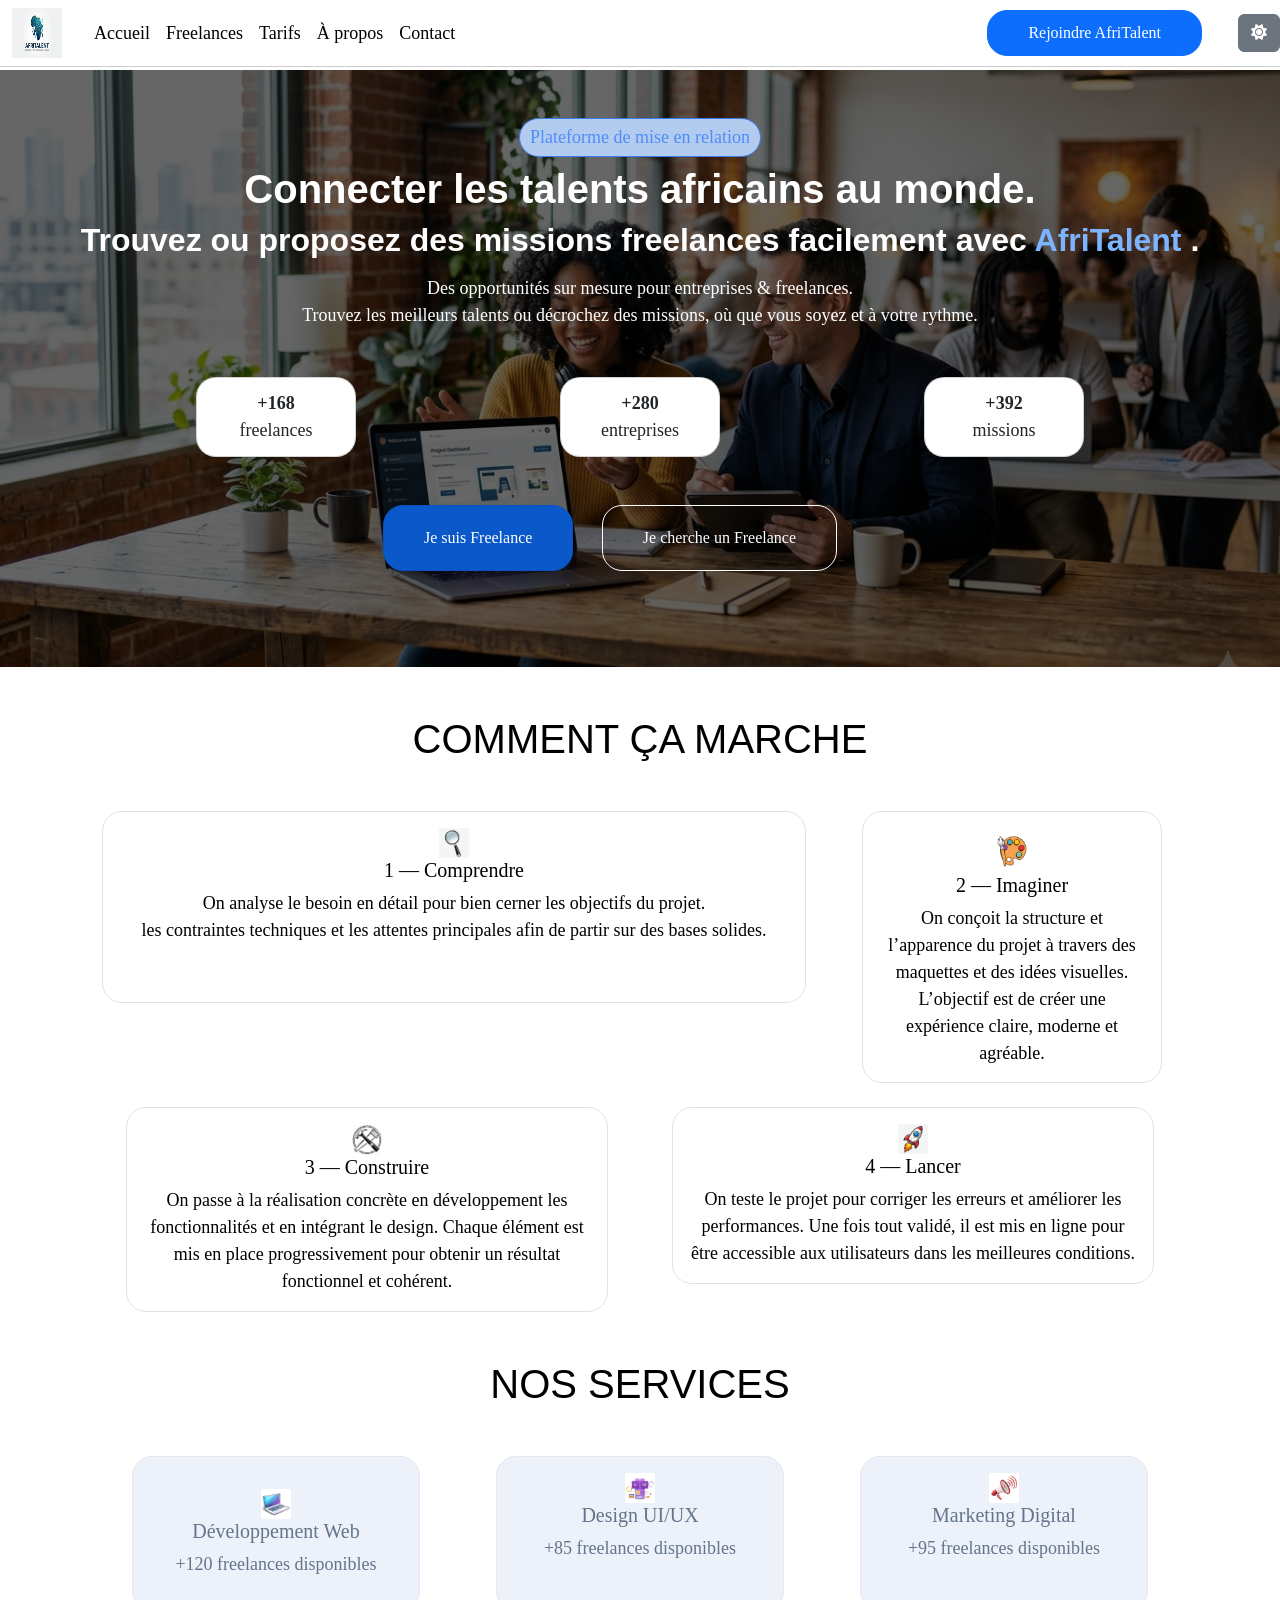
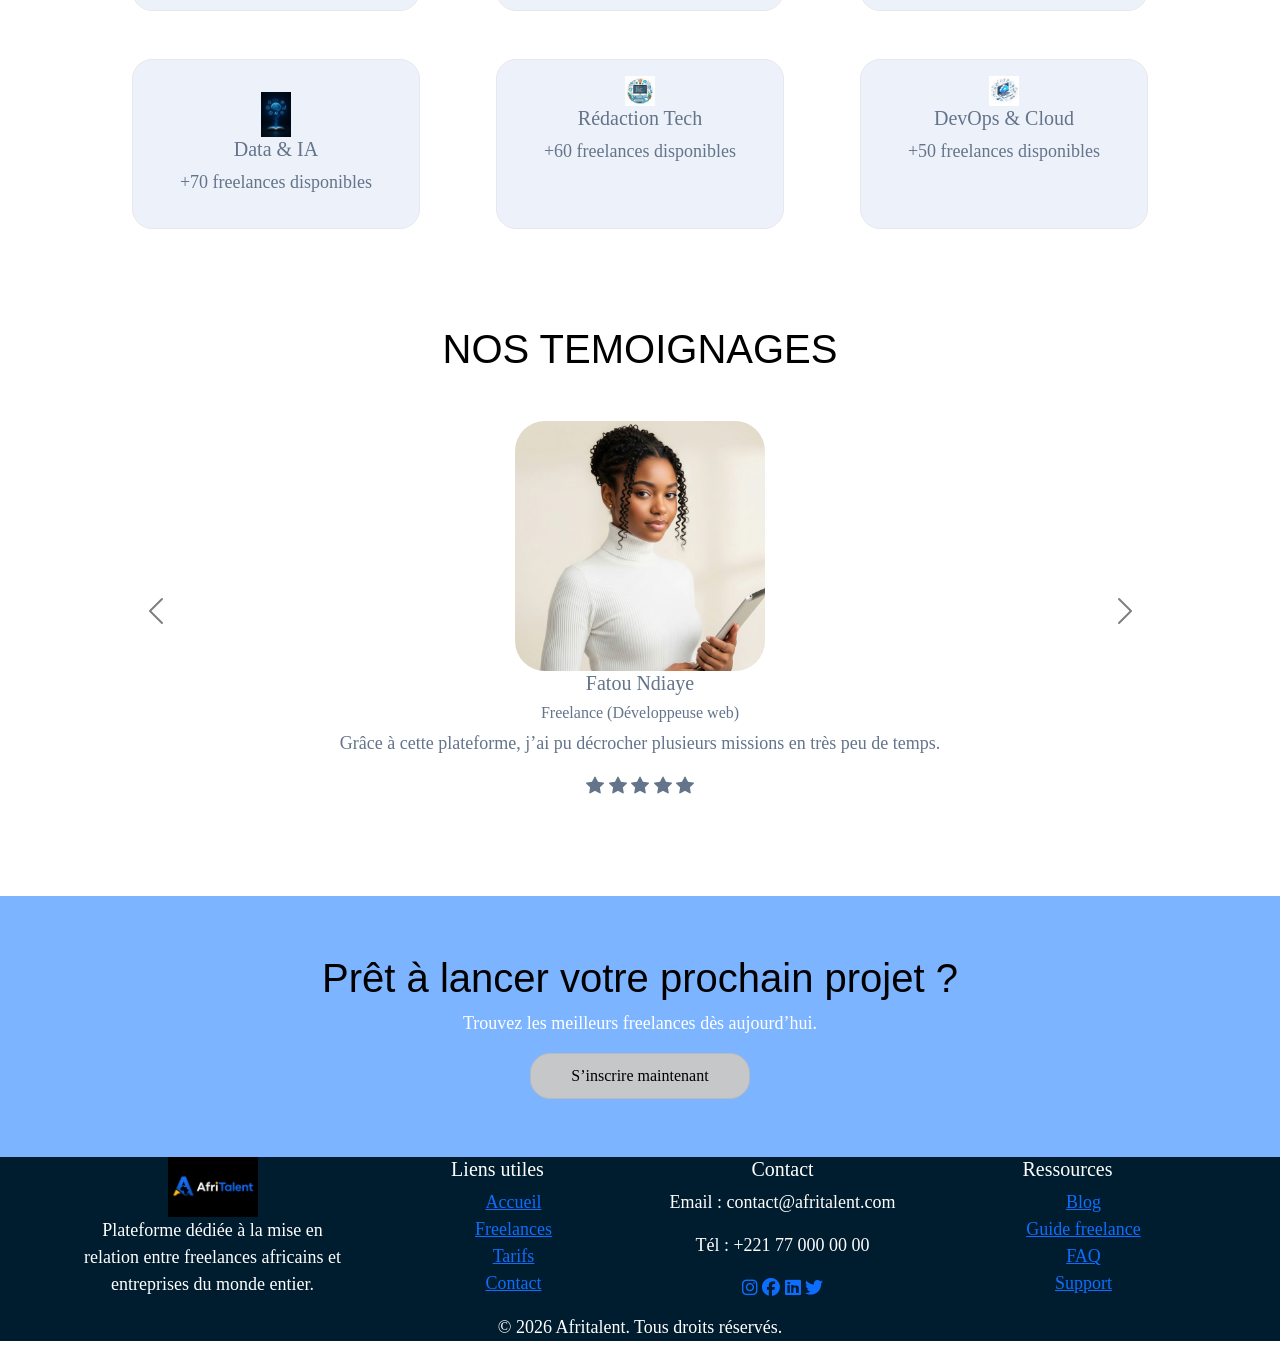
<file: index.html>
<!DOCTYPE html>
<html lang="fr">

<head>
  <meta charset="UTF-8">
  <meta name="viewport" content="width=device-width, initial-scale=1.0">
  <title>AfriTalent </title>
  <!-- Bootstrap 5 via CDN : feuille de style -->
  <link href="https://cdn.jsdelivr.net/npm/bootstrap@5.3.0/dist/css/bootstrap.min.css" rel="stylesheet">
  <link rel="stylesheet" href="https://cdn.jsdelivr.net/npm/bootstrap-icons@1.11.3/font/bootstrap-icons.min.css">
  <!-- Votre feuille de style personnelle -->
  <link rel="stylesheet" href="css/style.css">
  <link rel="stylesheet" href="https://cdnjs.cloudflare.com/ajax/libs/font-awesome/6.5.0/css/all.min.css">
</head>

<body class="bg">
  <!-- Le contenu de la page sera ajoute ici -->
   <!-- HEADER / NAVBAR -->
  <header>
    <nav class=" nav navbar fixed-top navbar-expand-lg navbar-light  ">
      <div class="container-fluid">
        <!-- Logo -->
        <img src="images/logo afritalent (2).png" width="50px" height="50px">
        <button class="navbar-toggler" type="button" data-bs-toggle="collapse" data-bs-target="#navbarSupportedContent"
          aria-controls="navbarSupportedContent" aria-expanded="false" aria-label="Toggle navigation">
          <span class="navbar-toggler-icon"></span>
        </button>
        <div class="collapse navbar-collapse container" id="navbarSupportedContent">
          <ul class="navbar-nav me-auto mb-2 mb-lg-0">
            <li class="nav-item">
              <a class="nav-link active" aria-current="page" href="index.html">Accueil</a>
            </li>
            <li class="nav-item">
              <a class="nav-link active" aria-current="page" href="freelance.html">Freelances</a>
            </li>
            <li class="nav-item">
              <a class="nav-link active" aria-current="page" href="tarif.html">Tarifs</a>
            </li>
            <li class="nav-item">
              <a class="nav-link active" aria-current="page" href="about.html">À propos</a>
            </li>
            <li class="nav-item">
              <!-- <a class="nav-link active" aria-current="page" href="">Blog</a> -->
            </li>
            <li class="nav-item">
              <a class="nav-link active" aria-current="page" href="contact.html">Contact</a>
            </li>
          </ul>
          <!-- Bouton d'inscription -->
          <form class="d-flex">
            <button class=" ins btn  btn-primary" type="submit">Rejoindre AfriTalent </button>
          </form>
        </div>
      </div>
      <!-- Bouton mode sombre -->
      <button type="button" id="sombre" class=" bt1 btn btn-secondary"><i class="fa-solid fa-sun"></i>
      </button>
    </nav>


  </header>

  <section class=" fondu hero pt-5 ">
    <div class=" into mb-2">
      Plateforme de mise en relation
    </div>
    <div>
      <h1 class="text-center">Connecter les talents africains au monde.</h1>
      <h2 class="text-center mb-3">Trouvez ou proposez des missions freelances facilement avec <span
          class="afri">AfriTalent</span> .</h2>
      <p class="mb-5">Des opportunités sur mesure pour entreprises & freelances. <br>
        Trouvez les meilleurs talents ou décrochez des missions, où que vous soyez et à votre rythme.</p>
    </div>
    <div class="row container text-center g-5 mb-4 mx-auto">
      <div class="col-md-4">
        <div class="carte0 card mx-auto" style="width: 10rem; height: 5rem;">
          <div><strong>+<span class="cpt" data-target="200">0</span></strong></div>
          <div>freelances</div>
        </div>
      </div>

      <div class="col-md-4">
        <div class="carte0 card mx-auto" style="width: 10rem; height: 5rem;">
          <div><strong>+<span class="cpt" data-target="400">0</span></strong></div>
          <div>entreprises</div>
        </div>
      </div>

      <div class="col-md-4">
        <div class="carte0 card mx-auto" style="width: 10rem; height: 5rem;">
          <div><strong>+<span class="cpt" data-target="500">0</span></strong></div>
          <div>missions</div>
        </div>
      </div>
    </div>
    <div class="mb-5 mx-3 mt-5  container text-center">
      <a href="contact.html" class="bts btn btn-primary active me-4" role="button" data-bs-toggle="button"
        aria-pressed="true">Je suis Freelance </a>
      <a href="contact.html" class="bts btn  active" role="button" data-bs-toggle="button" aria-pressed="true">Je
        cherche un Freelance</a>
    </div>
  </section>


  <section class="fondu" id="COMMENT ÇA MARCHE">
    <h1 class="text-center h1 mb-5 mt-5">COMMENT ÇA MARCHE</h1>
    <div class="row container text-center g-4 mb-4 mx-auto">
      <div class="col-md-8">
        <div class="fondu carte card  mx-2" style="min-height: 12rem;">
          <div class="card-body come">
            <img src="images/loupe.jpg" width="30" alt="Loupe">
            <h5 class="card-title">1 — Comprendre</h5>
            <p class="card-text">On analyse le besoin en détail pour bien cerner les objectifs du projet.
               <br>les contraintes techniques et les attentes principales afin de partir sur des bases solides.</p>
              
          </div>
        </div>
      </div>

      <div class="col-md-4">
        <div class="fondu carte card mx-4" style="height: 17rem;">
          <div class="card-body">
            <img src="images/pinceau.jpg" width="30" alt="Pinceau">
            <h5 class="card-title">2 — Imaginer</h5>
            <p class="card-text">On conçoit la structure et l’apparence du projet à travers des maquettes et des idées
              visuelles. L’objectif est de créer une expérience claire, moderne et agréable.</p>
          </div>
        </div>
      </div>
    </div>

    <div class="row container text-center g-5 mb-4  mx-auto">
      <div class="col-md-6">
        <div class="fondu carte card  mx-2">
          <div class="card-body">
            <img src="images/construire.jpg" width="30" alt="Marteau">
            <h5 class="card-title">3 — Construire</h5>
            <p class="card-text">On passe à la réalisation concrète en développement les fonctionnalités et en intégrant
              le design. Chaque élément est mis en place progressivement pour obtenir un résultat fonctionnel et
              cohérent.</p>
          </div>
        </div>
      </div>

      <div class="col-md-6">
        <div class="fondu carte card mx-2">
          <div class="card-body">
            <img src="images/fusee.jpg" width="30" alt="Fusée">
            <h5 class="card-title">4 — Lancer</h5>
            <p class="card-text">On teste le projet pour corriger les erreurs et améliorer les performances. Une fois
              tout validé, il est mis en ligne pour être accessible aux utilisateurs dans les meilleures conditions.</p>
          </div>
        </div>
      </div>
    </div>
  </section>
  <section class="fondu CATÉGORIES" id="CATÉGORIES DE SERVICES">
    <h1 class="text-center h1 mb-5 mt-5">NOS SERVICES</h1>
    <div class="row container text-center g-5 mb-5 mx-auto">
      <div class="service col-md-4">
        <div class="fondu carte1 card mx-auto py-3" style="width: 18rem;">
          <div class="card-body">
            <img src="images/icon ordinateur.jpg" width="30px">
            <span class="card-title h5 d-block">Développement Web</span>
            <span class="card-text d-block">+120 freelances disponibles</span>
          </div>
        </div>
      </div>

      <div class="service col-md-4">
        <div class="fondu carte2 card mx-auto " style="width: 18rem;">
          <div class="card-body">
            <img src="images/icon ui ux.jpg" width="30px">
            <span class="card-title h5 d-block">Design UI/UX</span>
            <span class="card-text d-block">+85 freelances disponibles</span>
          </div>
        </div>
      </div>

      <div class="service col-md-4">
        <div class="fondu carte3 card mx-auto" style="width: 18rem;">
          <div class="card-body">
            <img src="images/micro.jpg" width="30px">
            <span class="card-title h5 d-block">Marketing Digital</span>
            <span class="card-text d-block">+95 freelances disponibles</span>
          </div>
        </div>
      </div>
    </div>

    <div class="row container text-center g-5 mb-5 mx-auto">
      <div class="service col-md-4">
        <div class="fondu carte4 card mx-auto py-3" style="width: 18rem;">
          <div class="card-body">
            <img src="images/icon ia.jpg" width="30px">
            <span class="card-title h5 d-block">Data & IA</span>
            <span class="card-text d-block">+70 freelances disponibles</span>
          </div>
        </div>
      </div>

      <div class="service col-md-4">
        <div class="fondu carte5 card mx-auto" style="width: 18rem;">
          <div class="card-body">
            <img src="images/icone redaction tech.jpg" width="30px">
            <span class="card-title h5 d-block">Rédaction Tech</span>
            <span class="card-text d-block">+60 freelances disponibles</span>
          </div>
        </div>
      </div>

      <div class="service col-md-4">
        <div class="fondu carte6 card mx-auto" style="width: 18rem;">
          <div class="card-body">
            <img src="images/icon devops et cloud.jpg" width="30px">
            <span class="card-title h5 d-block">DevOps & Cloud</span>
            <span class="card-text d-block">+50 freelances disponibles</span>
          </div>
        </div>
      </div>
    </div>
  </section>
  <section class="fondu py-5" id="TÉMOIGNAGES">
    <h1 class="text-center h1 mb-5">NOS TEMOIGNAGES</h1>
    <div id="carouselExampleFade" class="carousel slide carousel-fade container text-center g-5">
      <div class="carousel-inner">
        <div class="carou carousel-item active">
          <img src="images/freelances3.jpg" class="d-block mx-auto" height="250" alt="Fatou Ndiaye">
          <div>
            <h5>Fatou Ndiaye</h5>
            <h6>Freelance (Développeuse web)</h6>
            <p>Grâce à cette plateforme, j’ai pu décrocher plusieurs missions en très peu de temps.</p>
            <i class="bi bi-star-fill"></i>
            <i class="bi bi-star-fill"></i>
            <i class="bi bi-star-fill"></i>
            <i class="bi bi-star-fill"></i>
            <i class="bi bi-star-fill"></i>
          </div>
        </div>

        <div class="carou carousel-item">
          <img src="images/freelances7.jpg" class="d-block mx-auto" height="250" alt="Mamadou Diallo">
          <div>
            <h5>Mamadou Diallo</h5>
            <h6>Entreprise (Startup tech)</h6>
            <p>Nous avions besoin d’un développeur en urgence, et en moins de 48 heures, nous avons trouvé un profil
              parfaitement adapté.</p>
            <i class="bi bi-star-fill"></i>
            <i class="bi bi-star-fill"></i>
            <i class="bi bi-star-fill"></i>
            <i class="bi bi-star-fill"></i>
          </div>
        </div>

        <div class="carou carousel-item mt-5">
          <img src="images/freelances8.jpg" class="d-block mx-auto" height="250" alt="Zola Dlamini">
          <div>
            <h5>Zola Dlamini</h5>
            <h6>Entreprise (Agence digitale)</h6>
            <p>La plateforme nous fait gagner un temps précieux. Les freelances sont qualifiés et disponibles
              rapidement.</p>
            <i class="bi bi-star-fill"></i>
            <i class="bi bi-star-fill"></i>
            <i class="bi bi-star-fill"></i>
            <i class="bi bi-star-fill"></i>
          </div>
        </div>
      </div>
      <button class="carousel-control-prev" type="button" data-bs-target="#carouselExampleFade" data-bs-slide="prev">
        <span class="carousel-control-prev-icon" aria-hidden="true"></span>
        <span class="visually-hidden">Previous</span>
      </button>
      <button class="carousel-control-next" type="button" data-bs-target="#carouselExampleFade" data-bs-slide="next">
        <span class="carousel-control-next-icon" aria-hidden="true"></span>
        <span class="visually-hidden">Next</span>
      </button>
    </div>
  </section>
  <section id="APPEL À L'ACTION " class=" fondu action text-center  mt-5">
    <h1 class=" h1 mt-5 ">Prêt à lancer votre prochain projet ?</h1>
    <p>Trouvez les meilleurs freelances dès aujourd’hui.</p>
    <a href="contact.html" class=" ins btn btn-light active mb-5" role="button" data-bs-toggle="button"
      aria-pressed="true">S’inscrire maintenant</a>
  </section>
  <footer>
    <div class="container text-center ">
      <div class="row align-items-start">
        <div class="col">
          <img src="images/logofooter.png" width="90px">
          <p>
            Plateforme dédiée à la mise en relation entre freelances africains
            et entreprises du monde entier.
          </p>
        </div>
        <div class="col">
          <h5>Liens utiles</h5>
          <ul type="none">
            <li><a href="#">Accueil</a></li>
            <li><a href="#">Freelances</a></li>
            <li><a href="#">Tarifs</a></li>
            <li><a href="#">Contact</a></li>
          </ul>
        </div>
        <div class="col">
          <h5>Contact</h5>
          <p>Email : contact@afritalent.com</p>
          <p>Tél : +221 77 000 00 00</p>
          <a href="https://www.instagram.com/"><i class="fa-brands fa-instagram"></i></a>
          <a href="https://www.facebook.com/"><i class="fa-brands fa-facebook"></i></a>
          <a href="https://www.linkedin.com/"><i class="fa-brands fa-linkedin"></i></a>
          <a href="https://twitter.com/"><i class="fa-brands fa-twitter"></i></a>
        </div>
        <div class="col">
          <h5>Ressources</h5>
          <ul type="none">
            <li><a href="#">Blog</a></li>
            <li><a href="#">Guide freelance</a></li>
            <li><a href="#">FAQ</a></li>
            <li><a href="#">Support</a></li>
          </ul>
        </div>
      </div>
    </div>
    <p class="text-center">&copy; <span id="annee"></span> Afritalent. Tous droits réservés.</p>

  </footer>

  <button type="button" id="retour" class=" retour btn btn-secondary"><i class="fa-solid fa-arrow-up"></i>
  </button>










  <!-- Bootstrap 5 via CDN : script JavaScript -->
  <script src="https://cdn.jsdelivr.net/npm/bootstrap@5.3.0/dist/js/bootstrap.bundle.min.js"></script>
  <!-- Votre script JavaScript -->
  <script src="js/main.js"></script>

</body>

</html>
</file>
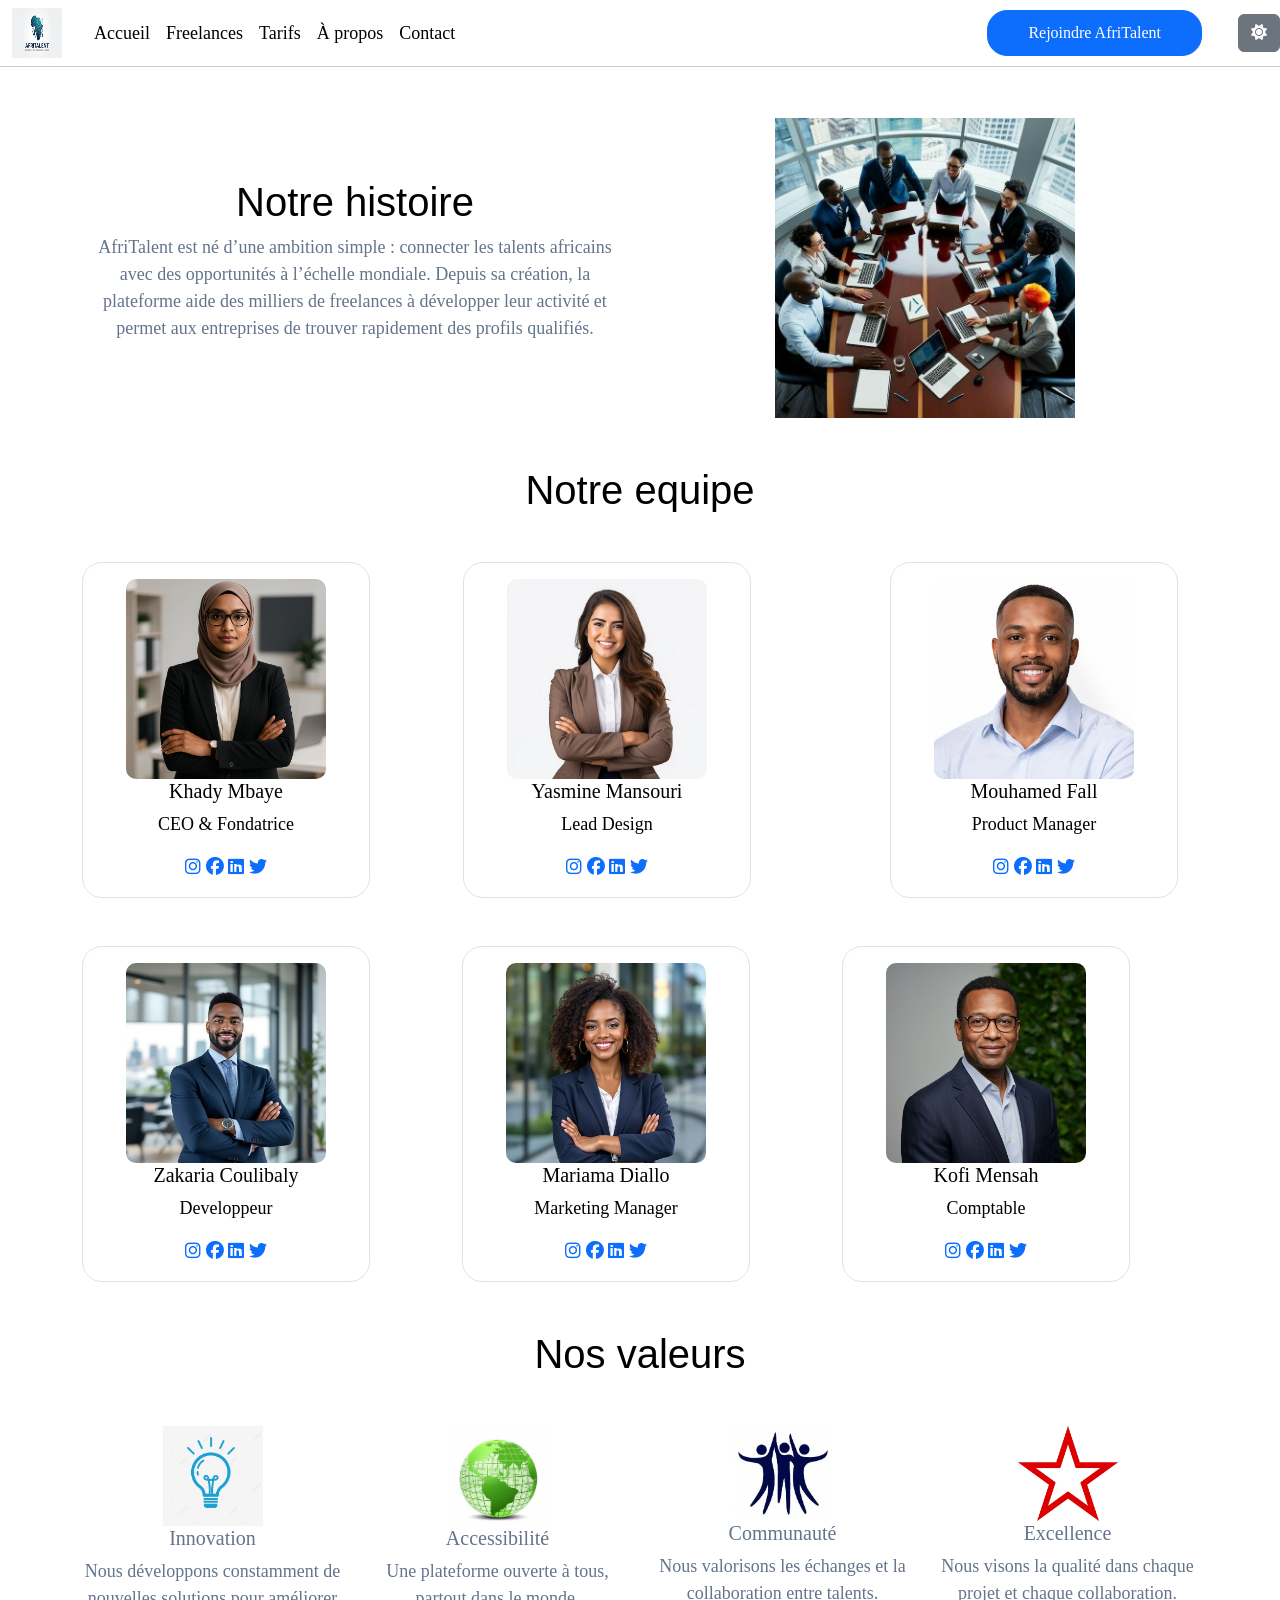
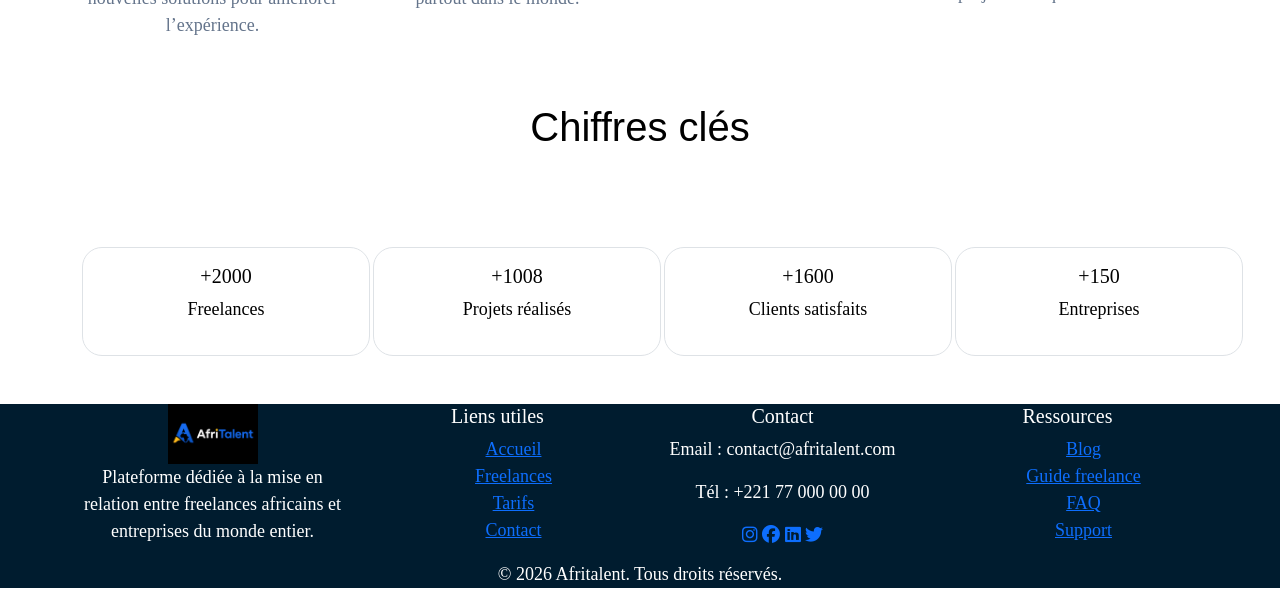
<file: about.html>
<!DOCTYPE html>
<html lang="en">

<head>
  <meta charset="UTF-8">
  <meta name="viewport" content="width=device-width, initial-scale=1.0">
  <title>À propos</title>
  <html lang="fr">

  <head>
    <meta charset="UTF-8">
    <meta name="viewport" content="width=device-width, initial-scale=1.0">
    <title>AfriTalent — Accueil</title>
    <!-- Bootstrap 5 via CDN : feuille de style -->
    <link href="https://cdn.jsdelivr.net/npm/bootstrap@5.3.0/dist/css/bootstrap.min.css" rel="stylesheet">
    <!-- Votre feuille de style personnelle -->
    <link rel="stylesheet" href="css/style.css">
    <link rel="stylesheet" href="https://cdnjs.cloudflare.com/ajax/libs/font-awesome/6.5.0/css/all.min.css">
  </head>

<body class="bg">
  <!-- Le contenu de la page sera ajoute ici -->

  <nav class=" nav navbar fixed-top navbar-expand-lg navbar-light   ">
    <div class="container-fluid">
      <img src="images/logo afritalent (2).png" width="50px" height="50px">
      <button class="navbar-toggler" type="button" data-bs-toggle="collapse" data-bs-target="#navbarSupportedContent"
        aria-controls="navbarSupportedContent" aria-expanded="false" aria-label="Toggle navigation">
        <span class="navbar-toggler-icon"></span>
      </button>
      <div class="collapse navbar-collapse container" id="navbarSupportedContent">
        <ul class="navbar-nav me-auto mb-2 mb-lg-0">
          <li class="nav-item">
            <a class="nav-link active" aria-current="page" href="index.html">Accueil</a>
          </li>
          <li class="nav-item">
            <a class="nav-link active" aria-current="page" href="freelance.html">Freelances</a>
          </li>
          <li class="nav-item">
            <a class="nav-link active" aria-current="page" href="tarif.html">Tarifs</a>
          </li>
          <li class="nav-item">
            <a class="nav-link active" aria-current="page" href="about.html">À propos</a>
          </li>
          <li class="nav-item">
            <!-- <a class="nav-link active" aria-current="page" href="index.html">Blog</a> -->
          </li>
          <li class="nav-item">
            <a class="nav-link active" aria-current="page" href="contact.html">Contact</a>
          </li>
        </ul>
        <form class="d-flex">
          <button class=" ins btn  btn-primary" type="submit">Rejoindre AfriTalent </button>
        </form>
      </div>
    </div>
    <button type="button" id="sombre" class=" bt1 btn btn-secondary"><i class="fa-solid fa-sun"></i>
    </button>
  </nav>





  <section class="fondu" id="Notre Histoire ">
    <div class="container text-center">
      <div class="row align-items-center mb-5">
        <div class="col-md-6">
          <h1 class=" h1 mt-5">Notre histoire</h1>
          <p class="hist">AfriTalent est né d’une ambition simple : connecter les talents africains
            avec des opportunités à l’échelle mondiale. Depuis sa création, la plateforme
            aide des milliers de freelances à développer leur activité et permet aux
            entreprises de trouver rapidement des profils qualifiés.</p>
        </div>
        <div class="col-md-6 mt-5">
          <img src="images/notre histoire.jpg" width="300px">
        </div>
      </div>
    </div>
  </section>
  <section id="L'équipe ">
    <h1 class=" fondu h1 text-center mt-5 mb-5">Notre equipe</h1>
    <div class="container text-center">
      <div class="row">
        <div class="col">
          <div class=" fondu carte card mb-5" style="width: 18rem;">
            <div class="card-body">
              <img src="images/equipes2.jpg" width="200px" class="equipes">
              <h5 class="card-title">Khady Mbaye</h5>
              <p>CEO & Fondatrice</p>
              <a href="https://www.instagram.com/"><i class="fa-brands fa-instagram"></i></a>
              <a href="https://www.facebook.com/"><i class="fa-brands fa-facebook"></i></a>
              <a href="https://www.linkedin.com/"><i class="fa-brands fa-linkedin"></i></a>
              <a href="https://twitter.com/"><i class="fa-brands fa-twitter"></i></a>
            </div>
          </div>
        </div>
        <div class="col-5">
          <div class=" fondu carte card ms-5" style="width: 18rem;">
            <div class="card-body">
              <img src="images/equipes1.jpg" width="200px" class="equipes">
              <h5 class="card-title">Yasmine Mansouri</h5>
              <p>Lead Design</p>
              <a href="https://www.instagram.com/"><i class="fa-brands fa-instagram"></i></a>
              <a href="https://www.facebook.com/"><i class="fa-brands fa-facebook"></i></a>
              <a href="https://www.linkedin.com/"><i class="fa-brands fa-linkedin"></i></a>
              <a href="https://twitter.com/"><i class="fa-brands fa-twitter"></i></a>
            </div>
          </div>
        </div>
        <div class="col">
          <div class=" fondu carte card " style="width: 18rem;">
            <div class="card-body">
              <img src="images/equipes3.jpg" width="200px" class="equipes">
              <h5 class="card-title">Mouhamed Fall</h5>
              <p>Product Manager</p>
              <a href="https://www.instagram.com/"><i class="fa-brands fa-instagram"></i></a>
              <a href="https://www.facebook.com/"><i class="fa-brands fa-facebook"></i></a>
              <a href="https://www.linkedin.com/"><i class="fa-brands fa-linkedin"></i></a>
              <a href="https://twitter.com/"><i class="fa-brands fa-twitter"></i></a>
            </div>
          </div>
        </div>

        <div class="col">
          <div class=" fondu carte card" style="width: 18rem;">
            <div class="card-body">
              <img src="images/equipes4.jpg" width="200px" class="equipes">
              <h5 class="card-title">Zakaria Coulibaly</h5>
              <p>Developpeur</p>
              <a href="https://www.instagram.com/"><i class="fa-brands fa-instagram"></i></a>
              <a href="https://www.facebook.com/"><i class="fa-brands fa-facebook"></i></a>
              <a href="https://www.linkedin.com/"><i class="fa-brands fa-linkedin"></i></a>
              <a href="https://twitter.com/"><i class="fa-brands fa-twitter"></i></a>
            </div>
          </div>
        </div>

        <div class="col">
          <div class=" fondu carte card" style="width: 18rem;">
            <div class="card-body">
              <img src="images/equipes5.jpg" width="200px" class="equipes">
              <h5 class="card-title">Mariama Diallo</h5>
              <p>Marketing Manager</p>
              <a href="https://www.instagram.com/"><i class="fa-brands fa-instagram"></i></a>
              <a href="https://www.facebook.com/"><i class="fa-brands fa-facebook"></i></a>
              <a href="https://www.linkedin.com/"><i class="fa-brands fa-linkedin"></i></a>
              <a href="https://twitter.com/"><i class="fa-brands fa-twitter"></i></a>
            </div>
          </div>
        </div>

        <div class="col">
          <div class=" fondu carte card" style="width: 18rem;">
            <div class="card-body">
              <img src="images/equipes6.jpg" width="200px" class="equipes">
              <h5 class="card-title">Kofi Mensah</h5>
              <p>Comptable</p>
              <a href="https://www.instagram.com/"><i class="fa-brands fa-instagram"></i></a>
              <a href="https://www.facebook.com/"><i class="fa-brands fa-facebook"></i></a>
              <a href="https://www.linkedin.com/"><i class="fa-brands fa-linkedin"></i></a>
              <a href="https://twitter.com/"><i class="fa-brands fa-twitter"></i></a>
            </div>
          </div>
        </div>

      </div>
    </div>
  </section>
  <section class="fondu" id="Nos valeurs ">
    <h1 class=" h1 mb-5 text-center mt-5">Nos valeurs </h1>
    <div class="container text-center ">
      <div class="row row-cols-4">
        <div class="col">
          <img src="images/val1.jpg" width="100px">
          <h5 class="inov">Innovation</h5>
          <p class="inov">Nous développons constamment de nouvelles solutions pour améliorer l’expérience.</p>
        </div>
        <div class="col">
          <img src="images/val2.jpg" width="100px">
          <h5 class="inov">Accessibilité</h5>
          <p class="inov">Une plateforme ouverte à tous, partout dans le monde.</p>
        </div>
        <div class="col">
          <img src="images/val3.jpg" width="100px">
          <h5 class="inov">Communauté</h5>
          <p class="inov">Nous valorisons les échanges et la collaboration entre talents.</p>
        </div>
        <div class="col">
          <img src="images/val4.jpg" width="100px">
          <h5 class="inov">Excellence</h5>
          <p class="inov">Nous visons la qualité dans chaque projet et chaque collaboration.</p>
        </div>
      </div>
    </div>
  </section>
  <section class="fondu" id="Chiffres-cles">
    <h1 class="h1 text-center mt-5 ">Chiffres clés</h1>
    <div class="container text-center">
      <div class="row row-cols-1 row-cols-sm-2 row-cols-md-4 g-5 my-5">

        <div class="col">
          <div class=" fondu carte card " style="width: 18rem;">
            <div class="card-body">
              <h5 class="card-title">+<span class="cpt" data-target="10000">0</span></h5>
              <p>Freelances</p>
            </div>
          </div>
        </div>

        <div class="col">
          <div class=" fondu carte card" style="width: 18rem;">
            <div class="card-body">
              <h5 class="card-title">+<span class="cpt" data-target="5000">0</span></h5>
              <p>Projets réalisés</p>
            </div>
          </div>
        </div>

        <div class="col">
          <div class=" fondu carte card" style="width: 18rem;">
            <div class="card-body">
              <h5 class="card-title">+<span class="cpt" data-target="8000">0</span></h5>
              <p>Clients satisfaits</p>
            </div>
          </div>
        </div>

        <div class="col">
          <div class=" fondu carte card" style="width: 18rem;">
            <div class="card-body">
              <h5 class="card-title">+<span class="cpt" data-target="800">0</span></h5>
              <p>Entreprises</p>
            </div>
          </div>
        </div>

      </div>
    </div>
  </section>

  <footer>
    <div class="container text-center ">
      <div class="row align-items-start">
        <div class="col">
          <img src="images/logofooter.png" width="90px">
          <p>
            Plateforme dédiée à la mise en relation entre freelances africains
            et entreprises du monde entier.
          </p>
        </div>
        <div class="col">
          <h5>Liens utiles</h5>
          <ul type="none">
            <li><a href="#">Accueil</a></li>
            <li><a href="#">Freelances</a></li>
            <li><a href="#">Tarifs</a></li>
            <li><a href="#">Contact</a></li>
          </ul>
        </div>
        <div class="col">
          <h5>Contact</h5>
          <p>Email : contact@afritalent.com</p>
          <p>Tél : +221 77 000 00 00</p>
          <a href="https://www.instagram.com/"><i class="fa-brands fa-instagram"></i></a>
          <a href="https://www.facebook.com/"><i class="fa-brands fa-facebook"></i></a>
          <a href="https://www.linkedin.com/"><i class="fa-brands fa-linkedin"></i></a>
          <a href="https://twitter.com/"><i class="fa-brands fa-twitter"></i></a>
        </div>
        <div class="col">
          <h5>Ressources</h5>
          <ul type="none">
            <li><a href="#">Blog</a></li>
            <li><a href="#">Guide freelance</a></li>
            <li><a href="#">FAQ</a></li>
            <li><a href="#">Support</a></li>
          </ul>
        </div>
      </div>
    </div>
    <p class="text-center">&copy; <span id="annee"></span> Afritalent. Tous droits réservés.</p>
  </footer>
  <button type="button" id="retour" class=" retour btn btn-secondary"><i class="fa-solid fa-arrow-up"></i>
  </button>
  <!-- Bootstrap 5 via CDN : script JavaScript -->
  <script src="https://cdn.jsdelivr.net/npm/bootstrap@5.3.0/dist/js/bootstrap.bundle.min.js"></script>
  <!-- Votre script JavaScript -->
  <script src="js/main.js"></script>






</body>

</html>
</file>
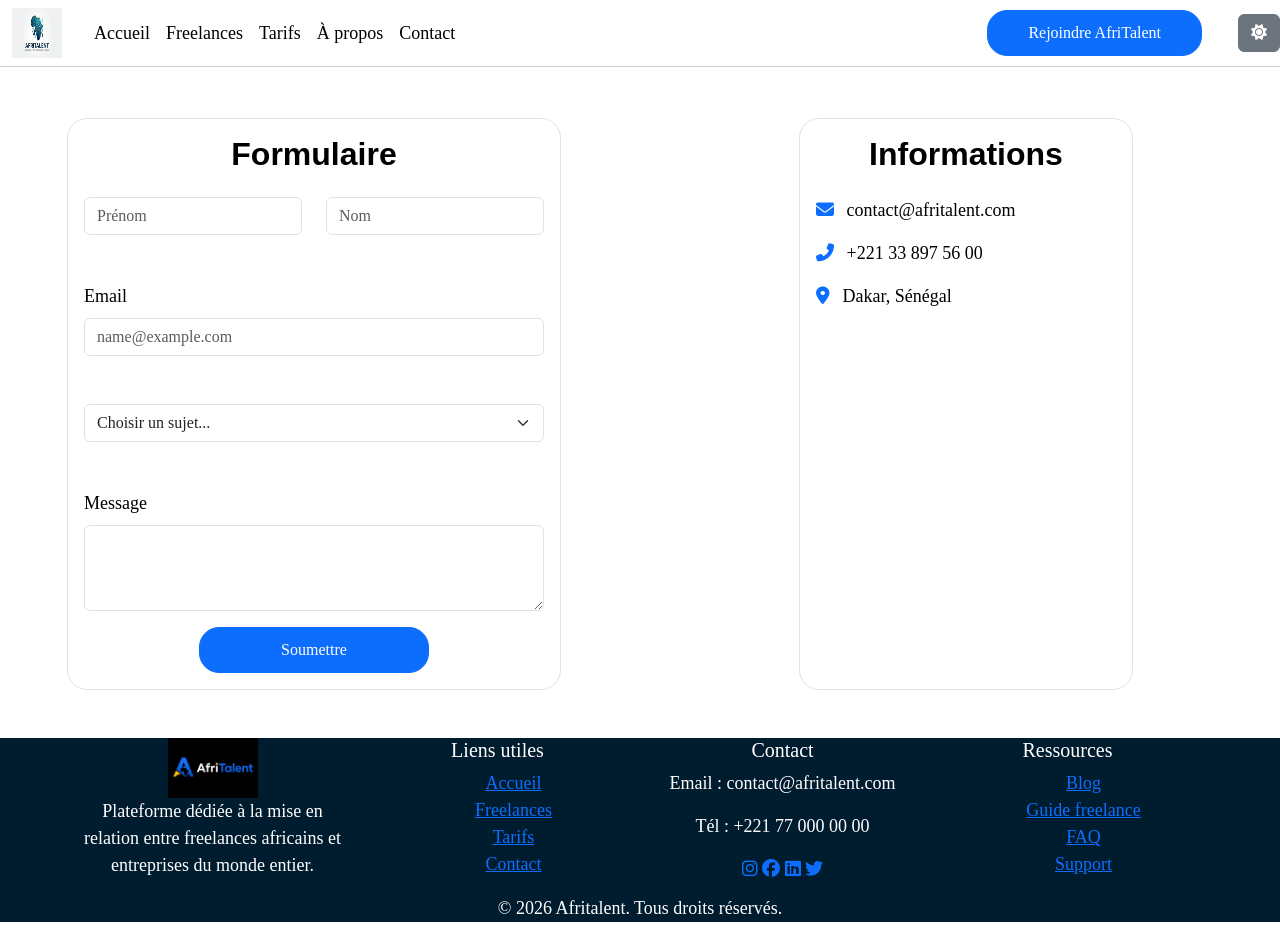
<file: contact.html>
<!DOCTYPE html>
<html lang="fr">

<head>
  <meta charset="UTF-8">
  <meta name="viewport" content="width=device-width, initial-scale=1.0">
  <title>Contact</title>
  <!-- Bootstrap 5 via CDN : feuille de style -->
  <link href="https://cdn.jsdelivr.net/npm/bootstrap@5.3.0/dist/css/bootstrap.min.css" rel="stylesheet">
  <!-- Votre feuille de style personnelle -->
  <link rel="stylesheet" href="css/style.css">
  <link rel="stylesheet" href="https://cdnjs.cloudflare.com/ajax/libs/font-awesome/6.5.0/css/all.min.css">
</head>

<body class="bg">
  <!-- Le contenu de la page sera ajoute ici -->
  <nav class=" nav navbar fixed-top navbar-expand-lg navbar-light   ">
    <div class="container-fluid">
      <img src="images/logo afritalent (2).png" width="50px" height="50px">
      <button class="navbar-toggler" type="button" data-bs-toggle="collapse" data-bs-target="#navbarSupportedContent"
        aria-controls="navbarSupportedContent" aria-expanded="false" aria-label="Toggle navigation">
        <span class="navbar-toggler-icon"></span>
      </button>
      <div class="collapse navbar-collapse container" id="navbarSupportedContent">
        <ul class="navbar-nav me-auto mb-2 mb-lg-0">
          <li class="nav-item">
            <a class="nav-link active" aria-current="page" href="index.html">Accueil</a>
          </li>
          <li class="nav-item">
            <a class="nav-link active" aria-current="page" href="freelance.html">Freelances</a>
          </li>
          <li class="nav-item">
            <a class="nav-link active" aria-current="page" href="tarif.html">Tarifs</a>
          </li>
          <li class="nav-item">
            <a class="nav-link active" aria-current="page" href="about.html">À propos</a>
          </li>
          <li class="nav-item">
            <!-- <a class="nav-link active" aria-current="page" href="index.html">Blog</a> -->
          </li>
          <li class="nav-item">
            <a class="nav-link active" aria-current="page" href="contact.html">Contact</a>
          </li>
        </ul>
        <form class="d-flex">
          <button class=" ins btn  btn-primary" type="submit">Rejoindre AfriTalent </button>
        </form>
      </div>
    </div>
    <button type="button" id="sombre" class=" bt1 btn btn-secondary"><i class="fa-solid fa-sun"></i>
    </button>
  </nav>
  <div class="row mb-5 mt-5">
    <div class="contact col-sm-6 mb-4 mb-sm-0">
      <div class="fondu carte card h-100">
        <div class="card-body">

          <h2 class="text-center mb-4">Formulaire</h2>

          <div id="succes" class="alert alert-success d-none mb-4" role="alert">
            Votre message a été envoyé avec succès !
          </div>

          <form id="contactForm" novalidate>

            <div class="row mb-5">
              <div class="col">
                <input type="text" class="form-control" placeholder="Prénom" aria-label="First name" id="prenom">
                <div class="invalid-feedback">Le prénom est requis.</div>
              </div>
              <div class="col">
                <input type="text" class="form-control" placeholder="Nom" aria-label="Last name" id="nom">
                <div class="invalid-feedback">Le nom est requis.</div>
              </div>
            </div>

            <div class="mb-5">
              <label for="exampleFormControlInput1" class="form-label">Email</label>
              <input type="email" class="form-control" id="exampleFormControlInput1" placeholder="name@example.com">
              <div class="invalid-feedback" id="emailerreur">L'adresse email est requise.</div>
            </div>

            <div class="mb-5">
              <select class="form-select" aria-label="Default select example" id="sujet">
                <option value="" selected disabled>Choisir un sujet...</option>
                <option value="1">Support</option>
                <option value="2">Partenariat</option>
                <option value="3">Recrutement</option>
              </select>
              <div class="invalid-feedback">Veuillez sélectionner un sujet.</div>
            </div>

            <div class="mb-3">
              <label for="exampleFormControlTextarea1" class="form-label">Message</label>
              <textarea class="form-control" id="exampleFormControlTextarea1" rows="3"></textarea>
              <div class="invalid-feedback" id="messageErreur">Le message est requis.</div>
            </div>

            <div class="d-grid gap-2 col-6 mx-auto">
              <button class="ins btn btn-primary" type="submit">Soumettre</button>
            </div>

          </form>

        </div>
      </div>
    </div>

    <div class="contact col-sm-6 mb-4 mb-sm-0">
      <div class="fondu carte card h-100">
        <div class="card-body">

          <h2 class="text-center mb-4">Informations</h2>

          <div class="mb-4">
            <p><i class="fa-solid fa-envelope me-2 text-primary"></i> contact@afritalent.com</p>
            <p><i class="fa-solid fa-phone-flip me-2 text-primary"></i> +221 33 897 56 00</p>
            <p><i class="fa-solid fa-location-dot me-2 text-primary"></i> Dakar, Sénégal</p>
          </div>

          <div>
            <iframe src="https://maps.google.com/maps?q=dakar&t=&z=13&ie=UTF8&iwloc=&output=embed" frameborder="0"
              width="100%" height="250" style="border:0;">
            </iframe>
          </div>

        </div>
      </div>
    </div>

  </div>



  <footer>
    <div class="container text-center ">
      <div class="row align-items-start">
        <div class="col">
          <img src="images/logofooter.png" width="90px">
          <p>
            Plateforme dédiée à la mise en relation entre freelances africains
            et entreprises du monde entier.
          </p>
        </div>
        <div class="col">
          <h5>Liens utiles</h5>
          <ul type="none">
            <li><a href="#">Accueil</a></li>
            <li><a href="#">Freelances</a></li>
            <li><a href="#">Tarifs</a></li>
            <li><a href="#">Contact</a></li>
          </ul>
        </div>
        <div class="col">
          <h5>Contact</h5>
          <p>Email : contact@afritalent.com</p>
          <p>Tél : +221 77 000 00 00</p>
          <a href="https://www.instagram.com/"><i class="fa-brands fa-instagram"></i></a>
          <a href="https://www.facebook.com/"><i class="fa-brands fa-facebook"></i></a>
          <a href="https://www.linkedin.com/"><i class="fa-brands fa-linkedin"></i></a>
          <a href="https://twitter.com/"><i class="fa-brands fa-twitter"></i></a>
        </div>
        <div class="col">
          <h5>Ressources</h5>
          <ul type="none">
            <li><a href="#">Blog</a></li>
            <li><a href="#">Guide freelance</a></li>
            <li><a href="#">FAQ</a></li>
            <li><a href="#">Support</a></li>
          </ul>
        </div>
      </div>
    </div>
    <p class="text-center">&copy; <span id="annee"></span> Afritalent. Tous droits réservés.</p>
  </footer>

  <button type="button" id="retour" class=" retour btn btn-secondary"><i class="fa-solid fa-arrow-up"></i>
  </button>


  <!-- Bootstrap 5 via CDN : script JavaScript -->
  <script src="https://cdn.jsdelivr.net/npm/bootstrap@5.3.0/dist/js/bootstrap.bundle.min.js"></script>
  <!-- Votre script JavaScript -->
  <script src="js/main.js"></script>
</body>

</html>
</file>
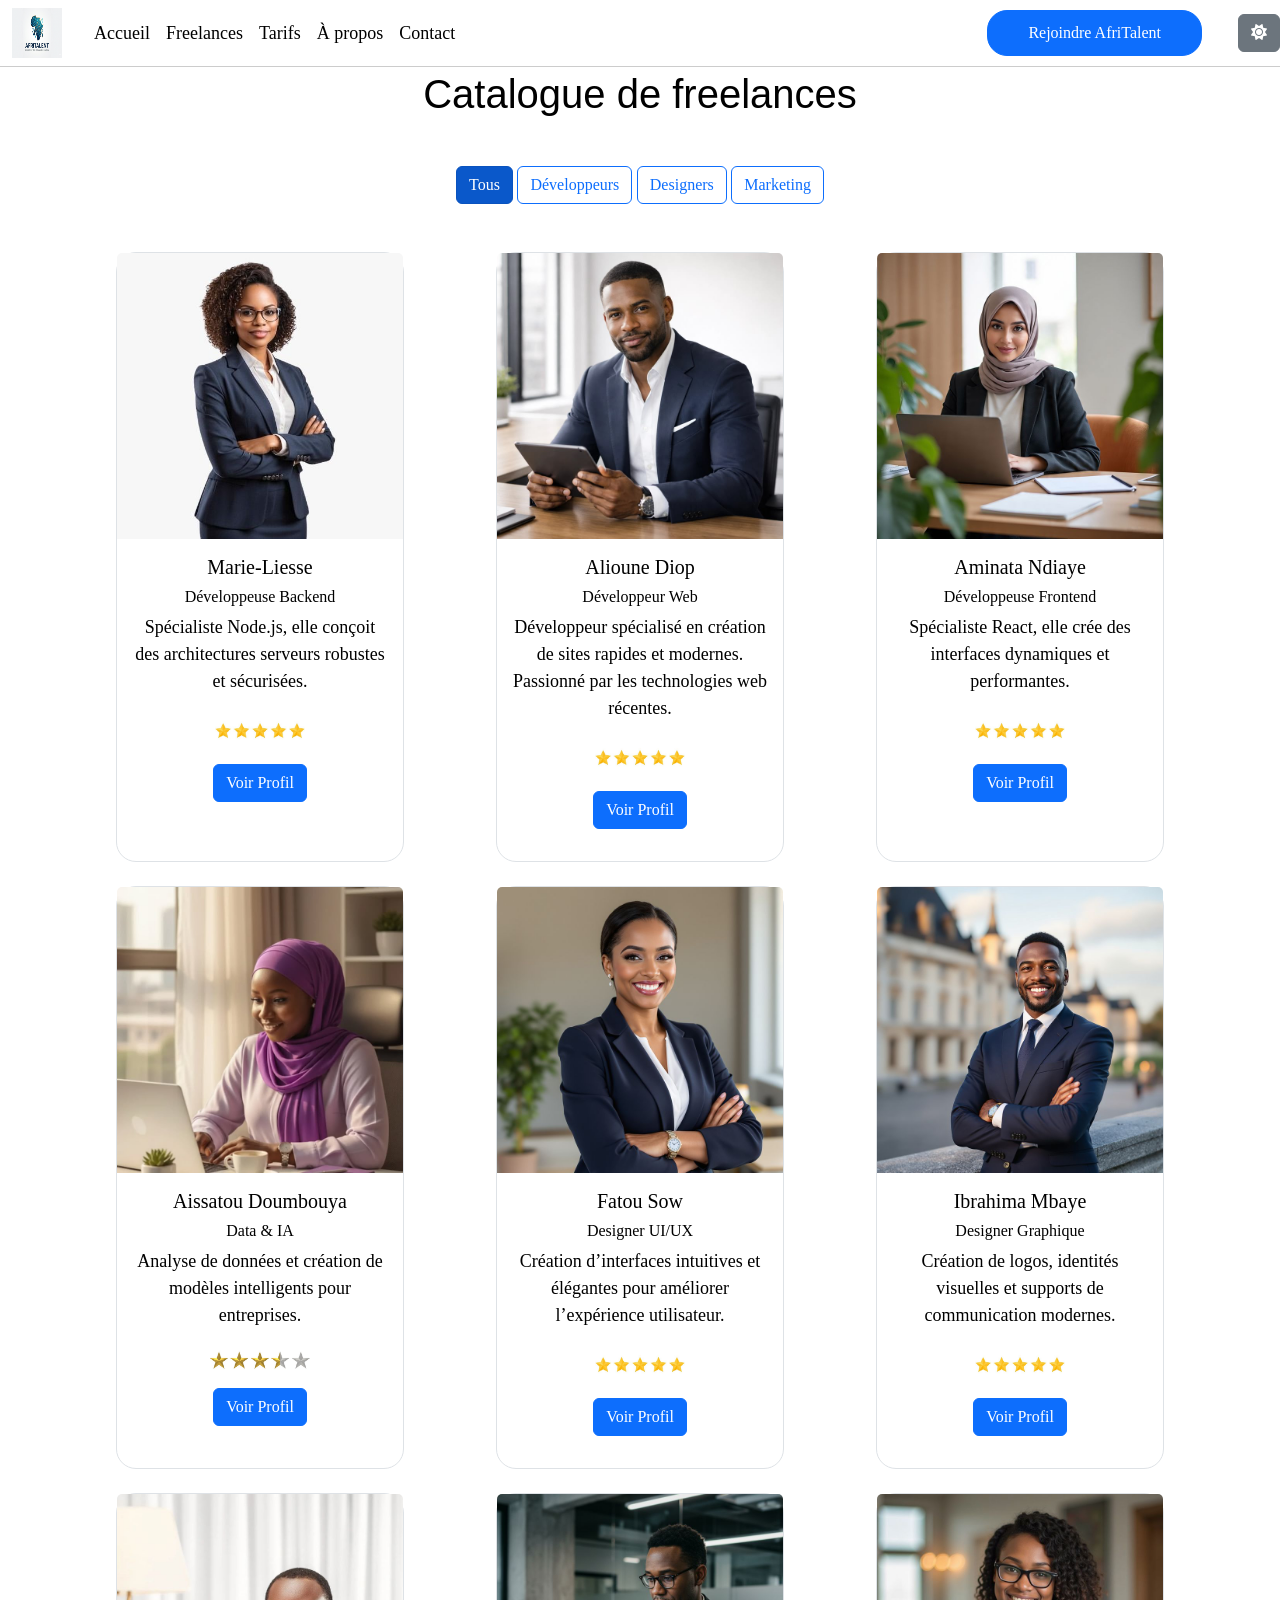
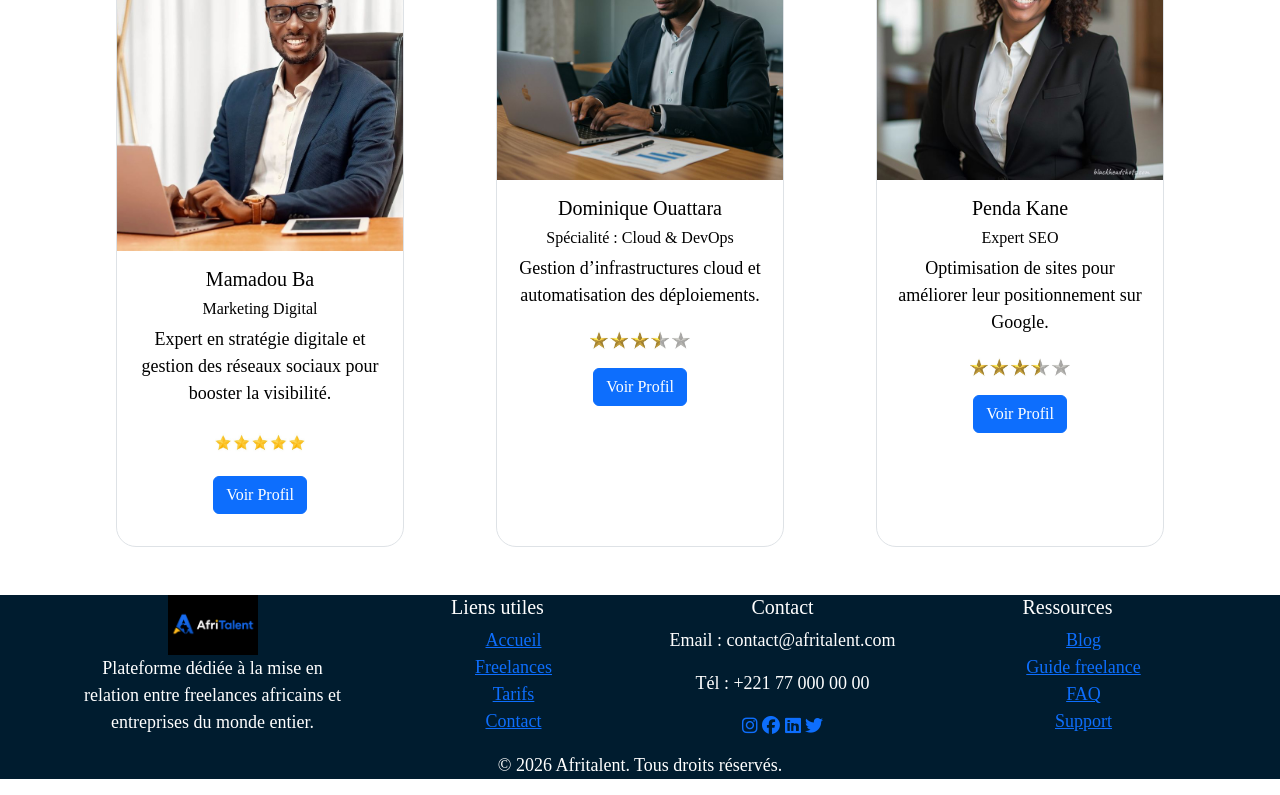
<file: freelance.html>
<!DOCTYPE html>
<html lang="fr">

<head>
  <meta charset="UTF-8">
  <meta name="viewport" content="width=device-width, initial-scale=1.0">
  <title>Catalogue de freelances</title>
  <!-- Bootstrap 5 via CDN : feuille de style -->
  <link href="https://cdn.jsdelivr.net/npm/bootstrap@5.3.0/dist/css/bootstrap.min.css" rel="stylesheet">
  <!-- Votre feuille de style personnelle -->
  <link rel="stylesheet" href="css/style.css">
  <link rel="stylesheet" href="https://cdnjs.cloudflare.com/ajax/libs/font-awesome/6.5.0/css/all.min.css">
</head>

<body class="bg">
  <!-- Le contenu de la page sera ajoute ici -->



  <nav class=" nav navbar fixed-top navbar-expand-lg navbar-light   ">
    <div class="container-fluid">
      <img src="images/logo afritalent (2).png" width="50px" height="50px">
      <button class="navbar-toggler" type="button" data-bs-toggle="collapse" data-bs-target="#navbarSupportedContent"
        aria-controls="navbarSupportedContent" aria-expanded="false" aria-label="Toggle navigation">
        <span class="navbar-toggler-icon"></span>
      </button>
      <div class="collapse navbar-collapse container" id="navbarSupportedContent">
        <ul class="navbar-nav me-auto mb-2 mb-lg-0">
          <li class="nav-item">
            <a class="nav-link active" aria-current="page" href="index.html">Accueil</a>
          </li>
          <li class="nav-item">
            <a class="nav-link active" aria-current="page" href="freelance.html">Freelances</a>
          </li>
          <li class="nav-item">
            <a class="nav-link active" aria-current="page" href="tarif.html">Tarifs</a>
          </li>
          <li class="nav-item">
            <a class="nav-link active" aria-current="page" href="about.html">À propos</a>
          </li>
          <li class="nav-item">
            <!-- <a class="nav-link active" aria-current="page" href="index.html">Blog</a> -->
          </li>
          <li class="nav-item">
            <a class="nav-link active" aria-current="page" href="contact.html">Contact</a>
          </li>
        </ul>
        <form class="d-flex">
          <button class=" ins btn  btn-primary" type="submit">Rejoindre AfriTalent </button>
        </form>
      </div>
    </div>
    <button type="button" id="sombre" class=" bt1 btn btn-secondary"><i class="fa-solid fa-sun"></i>
    </button>
  </nav>



  <h1 class=" h1 text-center mb-5 ">Catalogue de freelances</h1>
  <div class="text-center mb-4">
    <button class="btn btn-primary  active filtre" data-filter="all">Tous</button>
    <button class="btn btn-outline-primary filtre" data-filter="developpeur">Développeurs</button>
    <button class="btn btn-outline-primary filtre" data-filter="designer">Designers</button>
    <button class="btn btn-outline-primary filtre" data-filter="marketing">Marketing</button>
  </div>

  <div class="container text-center my-5">
    <div class="row row-cols-1 row-cols-md-3 g-4 justify-content-center">

      <div class="col d-flex justify-content-center cartefiltre" data-category="developpeur">
        <div class="fondu carte card" style="width: 18rem;">
          <img src="images/free2.jpg" class="card-img-top" alt="...">
          <div class="card-body">
            <h5 class="card-title">Marie-Liesse</h5>
            <h6>Développeuse Backend</h6>
            <p class="card-text">Spécialiste Node.js, elle conçoit des architectures serveurs robustes et sécurisées.
            </p>
            <p><img src="images/notefree1.jpg" width="100px"></p>
            <p><a href="#" class="btn btn-primary">Voir Profil</a></p>
          </div>
        </div>
      </div>

      <div class="col d-flex justify-content-center cartefiltre" data-category="developpeur">
        <div class="fondu carte card" style="width: 18rem;">
          <img src="images/free5.jpg" class="card-img-top" alt="...">
          <div class="card-body">
            <h5 class="card-title">Alioune Diop</h5>
            <h6>Développeur Web</h6>
            <p class="card-text">Développeur spécialisé en création de sites rapides et modernes. Passionné par les
              technologies web récentes.</p>
            <p><img src="images/notefree1.jpg" width="100px"></p>
            <p><a href="#" class="btn btn-primary">Voir Profil</a></p>
          </div>
        </div>
      </div>

      <div class="col d-flex justify-content-center cartefiltre" data-category="developpeur">
        <div class="fondu carte card" style="width: 18rem;">
          <img src="images/free3.jpg" class="card-img-top" alt="...">
          <div class="card-body">
            <h5 class="card-title">Aminata Ndiaye</h5>
            <h6>Développeuse Frontend</h6>
            <p class="card-text">Spécialiste React, elle crée des interfaces dynamiques et performantes.</p>
            <p><img src="images/notefree1.jpg" width="100px"></p>
            <p><a href="#" class="btn btn-primary">Voir Profil</a></p>
          </div>
        </div>
      </div>

      <div class="col d-flex justify-content-center cartefiltre" data-category="developpeur">
        <div class="fondu carte card" style="width: 18rem;">
          <img src="images/free4.jpg" class="card-img-top" alt="...">
          <div class="card-body">
            <h5 class="card-title">Aissatou Doumbouya</h5>
            <h6>Data & IA</h6>
            <p class="card-text">Analyse de données et création de modèles intelligents pour entreprises.</p>
            <p><img src="images/notefree2.jpg" width="100px"></p>
            <p><a href="#" class="btn btn-primary">Voir Profil</a></p>
          </div>
        </div>
      </div>

      <div class="col d-flex justify-content-center cartefiltre" data-category="designer">
        <div class="fondu carte card" style="width: 18rem;">
          <img src="images/free1 (2).jpg" class="card-img-top" alt="...">
          <div class="card-body">
            <h5 class="card-title">Fatou Sow</h5>
            <h6>Designer UI/UX</h6>
            <p class="card-text">Création d’interfaces intuitives et élégantes pour améliorer l’expérience utilisateur.
            </p>
            <p><img src="images/notefree1.jpg" width="100px"></p>
            <p><a href="#" class="btn btn-primary">Voir Profil</a></p>
          </div>
        </div>
      </div>

      <div class="col d-flex justify-content-center cartefiltre" data-category="designer">
        <div class="fondu carte card" style="width: 18rem;">
          <img src="images/free6.jpg" class="card-img-top" alt="...">
          <div class="card-body">
            <h5 class="card-title">Ibrahima Mbaye</h5>
            <h6>Designer Graphique</h6>
            <p class="card-text">Création de logos, identités visuelles et supports de communication modernes.</p>
            <p><img src="images/notefree1.jpg" width="100px"></p>
            <p><a href="#" class="btn btn-primary">Voir Profil</a></p>
          </div>
        </div>
      </div>

      <div class="col d-flex justify-content-center cartefiltre" data-category="marketing">
        <div class="fondu carte card" style="width: 18rem;">
          <img src="images/free8.jpg" class="card-img-top" alt="...">
          <div class="card-body">
            <h5 class="card-title">Mamadou Ba</h5>
            <h6>Marketing Digital</h6>
            <p class="card-text">Expert en stratégie digitale et gestion des réseaux sociaux pour booster la visibilité.
            </p>
            <p><img src="images/notefree1.jpg" width="100px"></p>
            <p><a href="#" class="btn btn-primary">Voir Profil</a></p>
          </div>
        </div>
      </div>

      <div class="col d-flex justify-content-center cartefiltre" data-category="marketing">
        <div class="fondu carte card" style="width: 18rem;">
          <img src="images/free7 (2).jpg" class="card-img-top" alt="...">
          <div class="card-body">
            <h5 class="card-title">Dominique Ouattara</h5>
            <h6>Spécialité : Cloud & DevOps</h6>
            <p class="card-text">Gestion d’infrastructures cloud et automatisation des déploiements.</p>
            <p><img src="images/notefree2.jpg" width="100px"></p>
            <p><a href="#" class="btn btn-primary">Voir Profil</a></p>
          </div>
        </div>
      </div>

      <div class="col d-flex justify-content-center cartefiltre" data-category="marketing">
        <div class="fondu carte card" style="width: 18rem;">
          <img src="images/free9.jpg" class="card-img-top" alt="...">
          <div class="card-body">
            <h5 class="card-title">Penda Kane</h5>
            <h6>Expert SEO</h6>
            <p class="card-text">Optimisation de sites pour améliorer leur positionnement sur Google.</p>
            <p><img src="images/notefree2.jpg" width="100px"></p>
            <p><a href="#" class="btn btn-primary">Voir Profil</a></p>
          </div>
        </div>
      </div>

    </div>
  </div>

  <footer>
    <div class="container text-center ">
      <div class="row align-items-start ">
        <div class="col ">
          <img src="images/logofooter.png" width="90px">
          <p>
            Plateforme dédiée à la mise en relation entre freelances africains
            et entreprises du monde entier.
          </p>
        </div>
        <div class="col">
          <h5>Liens utiles</h5>
          <ul type="none">
            <li><a href="#">Accueil</a></li>
            <li><a href="#">Freelances</a></li>
            <li><a href="#">Tarifs</a></li>
            <li><a href="#">Contact</a></li>
          </ul>
        </div>
        <div class="col">
          <h5>Contact</h5>
          <p>Email : contact@afritalent.com</p>
          <p>Tél : +221 77 000 00 00</p>
          <a href="https://www.instagram.com/"><i class="fa-brands fa-instagram"></i></a>
          <a href="https://www.facebook.com/"><i class="fa-brands fa-facebook"></i></a>
          <a href="https://www.linkedin.com/"><i class="fa-brands fa-linkedin"></i></a>
          <a href="https://twitter.com/"><i class="fa-brands fa-twitter"></i></a>
        </div>
        <div class="col">
          <h5>Ressources</h5>
          <ul type="none">
            <li><a href="#">Blog</a></li>
            <li><a href="#">Guide freelance</a></li>
            <li><a href="#">FAQ</a></li>
            <li><a href="#">Support</a></li>
          </ul>
        </div>
      </div>
    </div>
    <p class="text-center">&copy; <span id="annee"></span> Afritalent. Tous droits réservés.</p>
  </footer>
  <button type="button" id="retour" class=" retour btn btn-secondary"><i class="fa-solid fa-arrow-up"></i>
  </button>




  <!-- Bootstrap 5 via CDN : script JavaScript -->
  <script src="https://cdn.jsdelivr.net/npm/bootstrap@5.3.0/dist/js/bootstrap.bundle.min.js"></script>
  <!-- Votre script JavaScript -->
  <script src="js/main.js"></script>
</body>

</html>
</file>
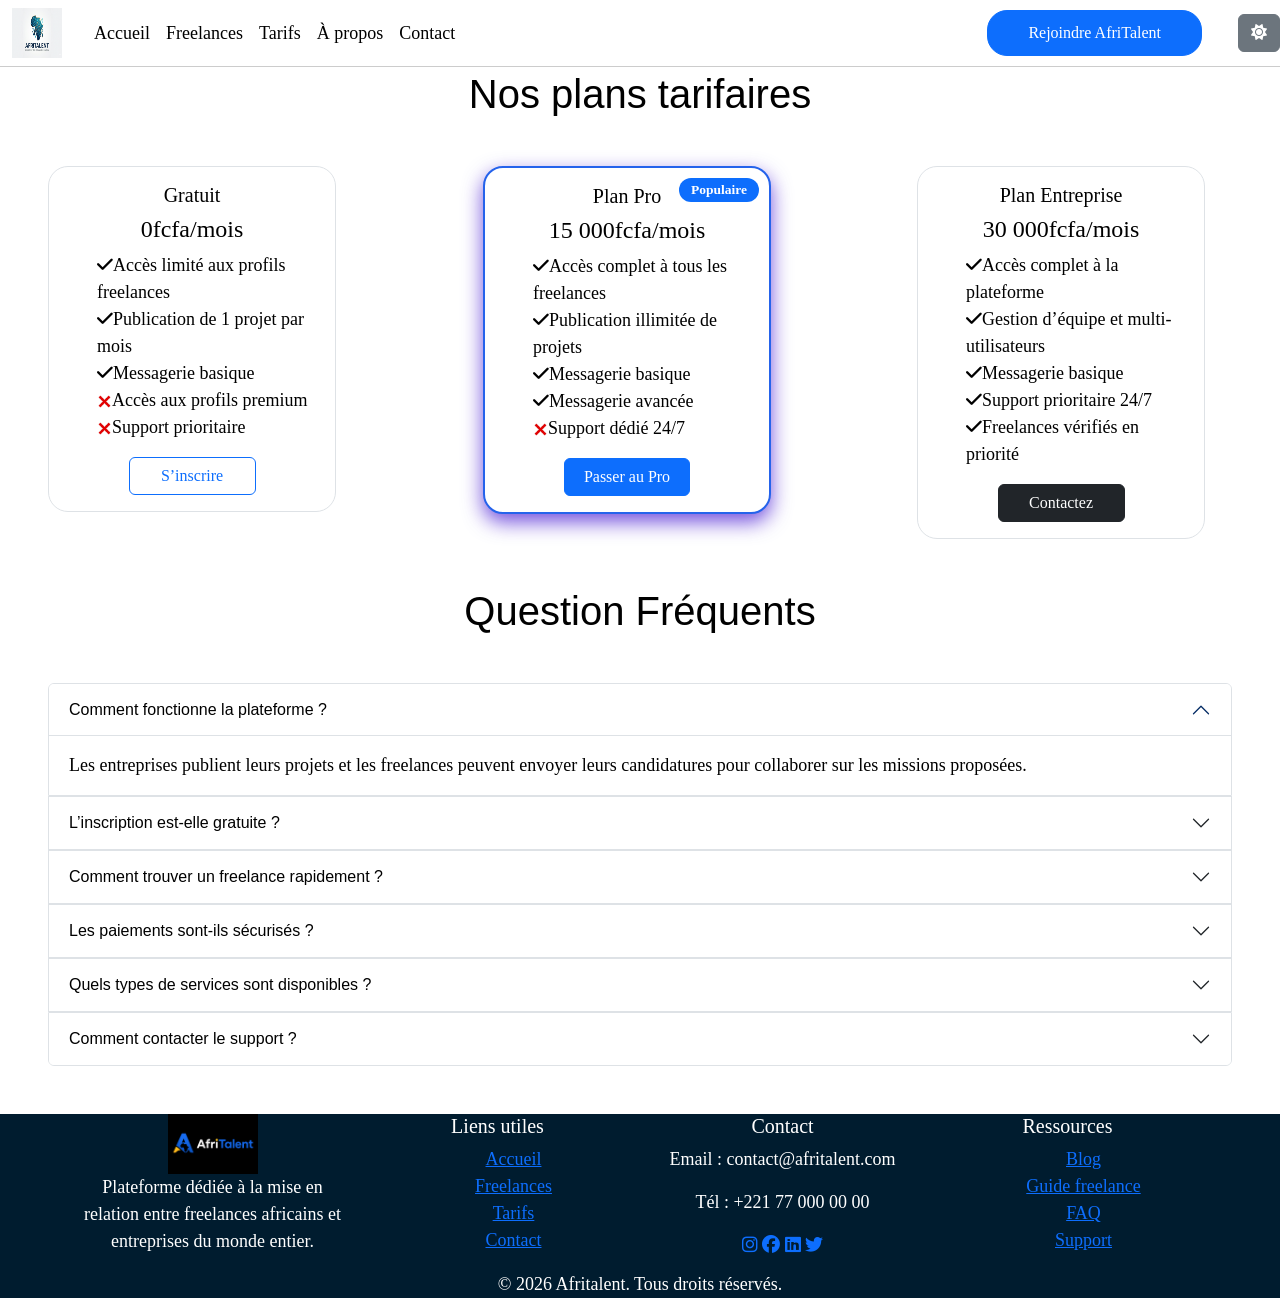
<file: tarif.html>
<!DOCTYPE html>
<html lang="fr">

<head>
  <meta charset="UTF-8">
  <meta name="viewport" content="width=device-width, initial-scale=1.0">
  <title>Plans et tarification</title>
  <!-- Bootstrap 5 via CDN : feuille de style -->
  <link href="https://cdn.jsdelivr.net/npm/bootstrap@5.3.0/dist/css/bootstrap.min.css" rel="stylesheet">
  <!-- Votre feuille de style personnelle -->
  <link rel="stylesheet" href="css/style.css">
  <link rel="stylesheet" href="https://cdnjs.cloudflare.com/ajax/libs/font-awesome/6.5.0/css/all.min.css">
</head>

<body class="bg">
  <!-- Le contenu de la page sera ajoute ici -->





  <nav class=" nav navbar fixed-top navbar-expand-lg navbar-light  ">
    <div class="container-fluid">
      <img src="images/logo afritalent (2).png" width="50px" height="50px">
      <button class="navbar-toggler" type="button" data-bs-toggle="collapse" data-bs-target="#navbarSupportedContent"
        aria-controls="navbarSupportedContent" aria-expanded="false" aria-label="Toggle navigation">
        <span class="navbar-toggler-icon"></span>
      </button>
      <div class="collapse navbar-collapse container" id="navbarSupportedContent">
        <ul class="navbar-nav me-auto mb-2 mb-lg-0">
          <li class="nav-item">
            <a class="nav-link active" aria-current="page" href="index.html">Accueil</a>
          </li>
          <li class="nav-item">
            <a class="nav-link active" aria-current="page" href="freelance.html">Freelances</a>
          </li>
          <li class="nav-item">
            <a class="nav-link active" aria-current="page" href="tarif.html">Tarifs</a>
          </li>
          <li class="nav-item">
            <a class="nav-link active" aria-current="page" href="about.html">À propos</a>
          </li>
          <li class="nav-item">
            <!-- <a class="nav-link active" aria-current="page" href="index.html">Blog</a> -->
          </li>
          <li class="nav-item">
            <a class="nav-link active" aria-current="page" href="contact.html">Contact</a>
          </li>
        </ul>
        <form class="d-flex">
          <button class=" ins btn  btn-primary" type="submit">Rejoindre AfriTalent </button>
        </form>
      </div>
    </div>
    <button type="button" id="sombre" class=" bt1 btn btn-secondary"><i class="fa-solid fa-sun"></i>
    </button>
  </nav>





  <h1 class=" fondu h1 text-center mb-5">Nos plans tarifaires</h1>
  <!-- tarifs 1 -->
  <div>
    <div class="row">
      <div class="col">
        <div class=" fondu carte card mx-5" style="width: 18rem;">
          <div class="card-body ">
            <h5 class="card-title text-center">Gratuit</h5>
            <h4 class="text-center">0fcfa/mois</h4>
            <ul type="none">
              <li><i class="fa-solid fa-check"></i>Accès limité aux profils freelances</li>
              <li><i class="fa-solid fa-check"></i>Publication de 1 projet par mois</li>
              <li><i class="fa-solid fa-check"></i>Messagerie basique</li>
              <li><img src="images/cross.jpg" width="15px">Accès aux profils premium</li>
              <li><img src="images/cross.jpg" width="15px">Support prioritaire</li>
            </ul>
            <div class="d-grid gap-2 col-6 mx-auto">
              <button class="btn btn-outline-primary" type="button">S’inscrire</button>
            </div>
          </div>
        </div>
      </div>

      <!-- tarif 2 -->
      <div class="col">
        <div class=" fondu carte7 card mx-5" style="width: 18rem;">
          <div class="card-body">
            <span class="badge">Populaire</span>
            <h5 class="card-title text-center">Plan Pro</h5>
            <h4 class="text-center">15 000fcfa/mois</h4>
            <ul type="none">
              <li><i class="fa-solid fa-check"></i>Accès complet à tous les freelances</li>
              <li><i class="fa-solid fa-check"></i>Publication illimitée de projets</li>
              <li><i class="fa-solid fa-check"></i>Messagerie basique</li>
              <li><i class="fa-solid fa-check"></i>Messagerie avancée</li>
              <li><img src="images/cross.jpg" width="15px">Support dédié 24/7</li>
            </ul>
            <div class="d-grid gap-2 col-6 mx-auto">
              <button class="btn btn-primary" type="button">Passer au Pro</button>
            </div>
          </div>
        </div>
      </div>

      <!-- tarif3 -->
      <div class="col">
        <div class=" fondu carte card mx-5" style="width: 18rem;">
          <div class="card-body">
            <h5 class="card-title text-center">Plan Entreprise</h5>
            <h4 class="text-center">30 000fcfa/mois</h4>
            <ul type="none">
              <li><i class="fa-solid fa-check"></i>Accès complet à la plateforme</li>
              <li><i class="fa-solid fa-check"></i>Gestion d’équipe et multi-utilisateurs</li>
              <li><i class="fa-solid fa-check"></i>Messagerie basique</li>
              <li><i class="fa-solid fa-check"></i>Support prioritaire 24/7</li>
              <li><i class="fa-solid fa-check"></i>Freelances vérifiés en priorité</li>
            </ul>
            <div class="d-grid gap-2 col-6 mx-auto">
              <button class="btn btn btn-dark" type="button">Contactez</button>
            </div>
          </div>
        </div>
      </div>
    </div>
  </div>
  </div>

  <!-- Accordion -->
  <h1 class="  fondu h1 text-center mt-5 mb-5 Blog">Question Fréquents</h1>
  <div class=" fondu accordion my-5" id="accordionExample">
    <div class="accordion-item mx-5">
      <h2 class="accordion-header" id="headingOne">
        <button class="accordion-button" type="button" data-bs-toggle="collapse" data-bs-target="#collapseOne"
          aria-expanded="true" aria-controls="collapseOne">
          Comment fonctionne la plateforme ?
        </button>
      </h2>
      <div id="collapseOne" class="accordion-collapse collapse show" aria-labelledby="headingOne"
        data-bs-parent="#accordionExample">
        <div class="accordion-body">
          Les entreprises publient leurs projets et les freelances peuvent envoyer leurs candidatures pour collaborer
          sur les missions proposées.
        </div>
      </div>
    </div>
    <div class="accordion-item mx-5">
      <h2 class="accordion-header" id="headingTwo">
        <button class="accordion-button collapsed" type="button" data-bs-toggle="collapse" data-bs-target="#collapseTwo"
          aria-expanded="false" aria-controls="collapseTwo">
          L’inscription est-elle gratuite ?
        </button>
      </h2>
      <div id="collapseTwo" class="accordion-collapse collapse" aria-labelledby="headingTwo"
        data-bs-parent="#accordionExample">
        <div class="accordion-body">
          Oui, l’inscription est totalement gratuite pour les freelances et les entreprises.
        </div>
      </div>
    </div>
    <div class="accordion-item mx-5">
      <h2 class="accordion-header" id="headingThree">
        <button class="accordion-button collapsed" type="button" data-bs-toggle="collapse"
          data-bs-target="#collapseThree" aria-expanded="false" aria-controls="collapseThree">
          Comment trouver un freelance rapidement ?
        </button>
      </h2>
      <div id="collapseThree" class="accordion-collapse collapse" aria-labelledby="headingThree"
        data-bs-parent="#accordionExample">
        <div class="accordion-body">
          Vous pouvez rechercher des freelances par compétence, catégorie, expérience ou disponibilité directement
          depuis la plateforme.
        </div>
      </div>
    </div>

    <div class="accordion-item mx-5">
      <h2 class="accordion-header" id="flush-headingOne">
        <button class="accordion-button collapsed" type="button" data-bs-toggle="collapse"
          data-bs-target="#flush-collapseOne" aria-expanded="false" aria-controls="flush-collapseOne">
          Les paiements sont-ils sécurisés ?
        </button>
      </h2>
      <div id="flush-collapseOne" class="accordion-collapse collapse" aria-labelledby="flush-headingOne"
        data-bs-parent="#accordionFlushExample">
        <div class="accordion-body">Oui, toutes les transactions effectuées sur la plateforme sont sécurisées afin de
          garantir la protection des entreprises et des freelances.</div>
      </div>
    </div>
    <div class="accordion-item mx-5">
      <h2 class="accordion-header" id="flush-headingTwo">
        <button class="accordion-button collapsed" type="button" data-bs-toggle="collapse"
          data-bs-target="#flush-collapseTwo" aria-expanded="false" aria-controls="flush-collapseTwo">
          Quels types de services sont disponibles ?
        </button>
      </h2>
      <div id="flush-collapseTwo" class="accordion-collapse collapse" aria-labelledby="flush-headingTwo"
        data-bs-parent="#accordionFlushExample">
        <div class="accordion-body">La plateforme propose des services en développement web, design graphique,
          rédaction, marketing digital, Data & IA, et bien plus encore.</div>
      </div>
    </div>
    <div class="accordion-item mx-5">
      <h2 class="accordion-header" id="flush-headingThree">
        <button class="accordion-button collapsed" type="button" data-bs-toggle="collapse"
          data-bs-target="#flush-collapseThree" aria-expanded="false" aria-controls="flush-collapseThree">
          Comment contacter le support ?
        </button>
      </h2>
      <div id="flush-collapseThree" class="accordion-collapse collapse" aria-labelledby="flush-headingThree"
        data-bs-parent="#accordionFlushExample">
        <div class="accordion-body">Vous pouvez contacter notre équipe via la page Contact ou par email pour toute
          assistance ou question concernant la plateforme.</div>
      </div>
    </div>
  </div>

  <footer>
    <div class="container text-center ">
      <div class="row align-items-start">
        <div class="col">
          <img src="images/logofooter.png" width="90px">
          <p>
            Plateforme dédiée à la mise en relation entre freelances africains
            et entreprises du monde entier.
          </p>
        </div>
        <div class="col">
          <h5>Liens utiles</h5>
          <ul type="none">
            <li><a href="#">Accueil</a></li>
            <li><a href="#">Freelances</a></li>
            <li><a href="#">Tarifs</a></li>
            <li><a href="#">Contact</a></li>
          </ul>
        </div>
        <div class="col">
          <h5>Contact</h5>
          <p>Email : contact@afritalent.com</p>
          <p>Tél : +221 77 000 00 00</p>
          <a href="https://www.instagram.com/"><i class="fa-brands fa-instagram"></i></a>
          <a href="https://www.facebook.com/"><i class="fa-brands fa-facebook"></i></a>
          <a href="https://www.linkedin.com/"><i class="fa-brands fa-linkedin"></i></a>
          <a href="https://twitter.com/"><i class="fa-brands fa-twitter"></i></a>
        </div>
        <div class="col">
          <h5>Ressources</h5>
          <ul type="none">
            <li><a href="#">Blog</a></li>
            <li><a href="#">Guide freelance</a></li>
            <li><a href="#">FAQ</a></li>
            <li><a href="#">Support</a></li>
          </ul>
        </div>
      </div>
    </div>
    <p class="text-center">&copy; <span id="annee"></span> Afritalent. Tous droits réservés.</p>
  </footer>
  <button type="button" id="retour" class=" retour btn btn-secondary"><i class="fa-solid fa-arrow-up"></i>
  </button>
  <!-- Bootstrap 5 via CDN : script JavaScript -->
  <script src="https://cdn.jsdelivr.net/npm/bootstrap@5.3.0/dist/js/bootstrap.bundle.min.js"></script>
  <!-- Votre script JavaScript -->
  <script src="js/main.js"></script>
</body>

</html>
</file>
<file: css/style.css>
/* Supprime les marges et espacements par défaut de tous les éléments */
* {
  margin: 0;
  padding: 0;
}

/*  Barre de navigation */
.nav {
  /* Ajoute une bordure en bas de la navbar */
  border-bottom: 1px solid rgba(0, 0, 0, 0.2);
  /* Définit un fond blanc */
  background-color: white;
  /* Ajoute une transition fluide lors des changements */
  transition: padding 0.3s ease, background-color 0.3s ease, box-shadow 0.3s ease;
}

/* Style de la navbar lorsque la page défile */
.nav.scrolled {
  padding: 15px 50px;
  /* Réduis la taille pour l'effet shrink */
  background-color: #1E293B !important;
  /* Force le nouveau fond opaque  */
  box-shadow: 0 4px 20px rgba(0, 0, 0, 0.15);
  /* Ajoute une ombre sous la navbar */
}

/* Change la couleur des liens lorsque la navbar défile */
.nav.scrolled a {
  color: #FFFFFF !important;
  /* Force les liens en blanc si ton fond devient sombre */
}

/* STYLE GÉNÉRAL DE LA PAGE */
body {
  /* Décale le contenu pour laisser la place à la navbar */
  padding-top: 70px;
  /* Police utilisée sur le site */
  font-family: 'Times New Roman', Times, serif;
  /* Taille du texte */
  font-size: large;


}

/* BOUTONS */
.ins {
  padding: 10px 40px;
  border-radius: 20px;
}

/* BADGE D'INTRODUCTION */
.into {
  color: #4f8ef7;
  border: 1px solid #3a7cec;
  background-color: #b2cbef;
  padding: 5px 10px;
  display: inline-block;
  border-radius: 20px;
}

/* Couleur spéciale utilisée pour certains textes */
.afri {
  color: #7db4ff;
}

/* LES CARTES */
.carte {
  border-radius: 20px;
  /* Animation fluide */
  transition: 0.3s;
  /* Couleur de fond */
  background: #4572cd19;
  color: #64748b;
  border: 1px solid #e5e7eb;
}

/* Effet au survol de la souris */
.carte:hover {
  /* Fait légèrement monter la carte */
  transform: translateY(-5px);
  /* Ajoute une ombre */
  box-shadow: 0 8px 20px rgba(59, 130, 246, 0.25);
}

.carte0 {
  border-radius: 20px;
  transition: 0.3s;
  justify-content: center;

}

.carte0:hover {
  transform: translateY(-5px);
  box-shadow: 0 8px 20px rgba(218, 226, 197, 0.874);

}

.carte1 {
  border-radius: 20px;
  transition: 0.3s;
  background: #4572cd19;
  color: #64748b;
  border: 1px solid #e5e7eb;
}

.carte1:hover {
  transform: translateY(-5px);
  box-shadow: 0 8px 20px rgba(187, 18, 217, 0.616);

}

.carte2 {
  border-radius: 20px;
  transition: 0.3s;
  background: #4572cd19;
  color: #64748b;
  border: 1px solid #e5e7eb;
}

.carte2:hover {
  transform: translateY(-5px);
  box-shadow: 0 8px 20px rgba(243, 166, 34, 0.742);
}

.carte3 {
  border-radius: 20px;
  transition: 0.3s;
  background: #4572cd19;
  color: #64748b;
  border: 1px solid #e5e7eb;
}

.carte3:hover {
  transform: translateY(-5px);
  box-shadow: 0 8px 20px rgba(20, 209, 99, 0.605);
}

.carte4 {
  border-radius: 20px;
  transition: 0.3s;
  background: #4572cd19;
  color: #64748b;
  border: 1px solid #e5e7eb;
}

.carte4:hover {
  transform: translateY(-5px);
  box-shadow: 0 8px 20px rgba(7, 96, 230, 0.605);
}

.carte5 {
  border-radius: 20px;
  transition: 0.3s;
  background: #4572cd19;
  color: #64748b;
  border: 1px solid #e5e7eb;
}

.carte5:hover {
  transform: translateY(-5px);
  box-shadow: 0 8px 20px rgba(0, 0, 0, 0.2);
}

.carte6 {
  border-radius: 20px;
  transition: 0.3s;
  background: #4572cd19;
  color: #64748b;
  border: 1px solid #e5e7eb;
}

.carte6:hover {
  transform: translateY(-5px);
  box-shadow: 0 8px 20px rgba(220, 11, 60, 0.715);
}

/* Les cartes 2, 3, 4, 5 et 6 fonctionnent exactement sur le même principe : elles possèdent le même style mais changent seulement la couleur de leur ombre lorsqu'on passe la souris dessus. */

/* CARTE PRINCIPALE */
.carte7 {
  border-radius: 20px;
  transition: 0.3s;
  /* Ombre permanente */
  box-shadow: 0 8px 20px rgba(59, 10, 207, 0.715);
  border: 2px solid #0d6efd;
  /* Agrandit légèrement la carte */
  transform: scale(1.1);
}

.carte7:hover {
  transform: translateY(-5px);


}

.equipes {
  border-radius: 10px;
}

/* Badge */
.badge {
  position: absolute;
  top: 10px;
  right: 10px;
  background: #0d6efd;
  color: white;
  padding: 5px 12px;
  border-radius: 20px;

  /* Style du bouton principal */
}

.bt {
  padding: 20px 40px;
  /* Espace intérieur */
  border-radius: 20px;
  /* Arrondit les coins */
}

/* Deuxième style de bouton */
.bts {
  padding: 20px 40px;
  border-radius: 20px;
}

/* Effet lorsque la souris passe sur le bouton */
.bts:hover {
  transform: translateY(-5px);
  /* Fait monter légèrement le bouton */
  box-shadow: 0 8px 20px rgba(218, 226, 197, 0.874);
  /* Ajoute une ombre */
}

/* section  Action*/
/* Style de la section d'appel à l'action */
.action {
  background-color: #7db4ff;
  padding: 10px 40px;
  color: white;
}

/* Style des titres h1 */
h1 {
  font-family: 'Gill Sans', 'Gill Sans MT', Calibri, 'Trebuchet MS', sans-serif;
  font-weight: 100;
  color: white;
}

/* Style des titres h2 */
h2 {
  font-family: 'Gill Sans', 'Gill Sans MT', Calibri, 'Trebuchet MS', sans-serif;
  font-weight: 100;
}

.hero {
  color: white;
  text-align: center;
  /* Centre le texte */
  padding: 80px 1.5rem 48px;
  /* Espacement intérieur */
  background: linear-gradient(rgba(0, 0, 0, 0.6), rgba(0, 0, 0, 0.6)), url("../images/imghero.png");
  /* Ajoute un dégradé sombre sur l'image */
  /* Ajuste l'image de fond */
  background-size: cover;
  background-position: center;
  background-repeat: no-repeat;
}

/* Rend les titres de la section Hero plus épais */
.hero h1,
h2 {
  font-weight: 900;

}

/* Organisation des services */
.service {
  justify-content: center;
  display: flex;
  gap: 20px;
}

/* Organisation de la section contact */
.contact {
  justify-content: center;
  display: flex;
  gap: 10px;
}

/* Organisation du carrousel */
.carou {
  color: #64748b;
}

.d-block {
  border-radius: 30px;
}

/* Change la couleur des icônes précédent et suivant du carrousel */
.carousel-control-prev-icon,
.carousel-control-next-icon {
  /* Inverse les couleurs pour rendre les icônes visibles sur un fond sombre */
  filter: invert(1);
}

/* Petit élément décoratif */
.come {
  height: 10px;
}

/* FOOTER */
/* Style du pied de page */
footer {
  background: #001C2F;
  color: white;
}

/* MODE SOMBRE */
/* Couleur utilisée lorsque le mode sombre est activé */
.bg {
  background-color: #0d1117;
  /* couleur des texte */
}

.h1 {
  color: black;
}

.hist {
  color: #64748b;
}

.inov {
  color: #64748b;
}

/* BOUTON RETOUR EN HAUT */
.retour {
  position: fixed;
  /* Position fixe sur l'écran */
  bottom: 30px;
  /* Distance par rapport au bas de l'écran */
  right: 30px;
  /* Distance par rapport à la droite */
  z-index: 99;
  /* Pour passer au-dessus du contenu */
  background: linear-gradient(45deg, rgb(50, 91, 224), rgb(189, 196, 206));
  /* Fond en dégradé */
  /* ÉTAT INITIAL,Caché et transparent */
  opacity: 0;
  visibility: hidden;
  /* Transition pour l'effet de fondu et de survol */
  transition: all 0.3s ease;
}

/* Effet au survol */
.retour:hover {
  background: linear-gradient(45deg, rgb(50, 91, 224), rgb(189, 196, 206));
  transform: translateY(-5px);
  /* Légère animation de montée */
}

/* L'ÉTAT ACTIVER géré par le JavaScript au scroll */
.retour.show {
  opacity: 1;
  visibility: visible;
}

/* ANIMATION D'APPARITION */
/*  L'état initial : invisible et poussé de 30px vers le bas */
.fondu {
  opacity: 0;
  transform: translateY(30px);
  visibility: hidden;

  /* Une transition fluide de 0.8 seconde */
  transition: opacity 0.8s ease-out, transform 0.8s ease-out;
  will-change: opacity, transform;
  /* Optimise les performances graphiques */
}

/*  L'état actif : déclenché par le JavaScript */
.fondu.visible {
  opacity: 1;
  transform: translateY(0);
  visibility: visible;
}

/* FILTRAGE DES CARTES */
/* Classe utilisée pour masquer une carte */
.is-hidden {
  display: none !important;
}

/* RESPONSIVE DES CARTES */
/* Cette règle s'applique uniquement aux écrans de 576 px ou moins
  (smartphones et petits appareils) */
@media (max-width: 576px) {

  /* Supprime les marges gauche et droite des cartes
    pour qu'elles occupent mieux l'espace disponible */
  .card {
    margin-left: 0 !important;
    margin-right: 0 !important;
  }

  /* Réduit légèrement la taille du texte des cartes
    afin qu'il reste lisible sur un petit écran */
  .card-text {
    font-size: 0.95rem;
  }

  /* Rend la hauteur des cartes automatique
    pour qu'elles s'adaptent à leur contenu */
  .card {
    height: auto !important;
  }
}
</file>
